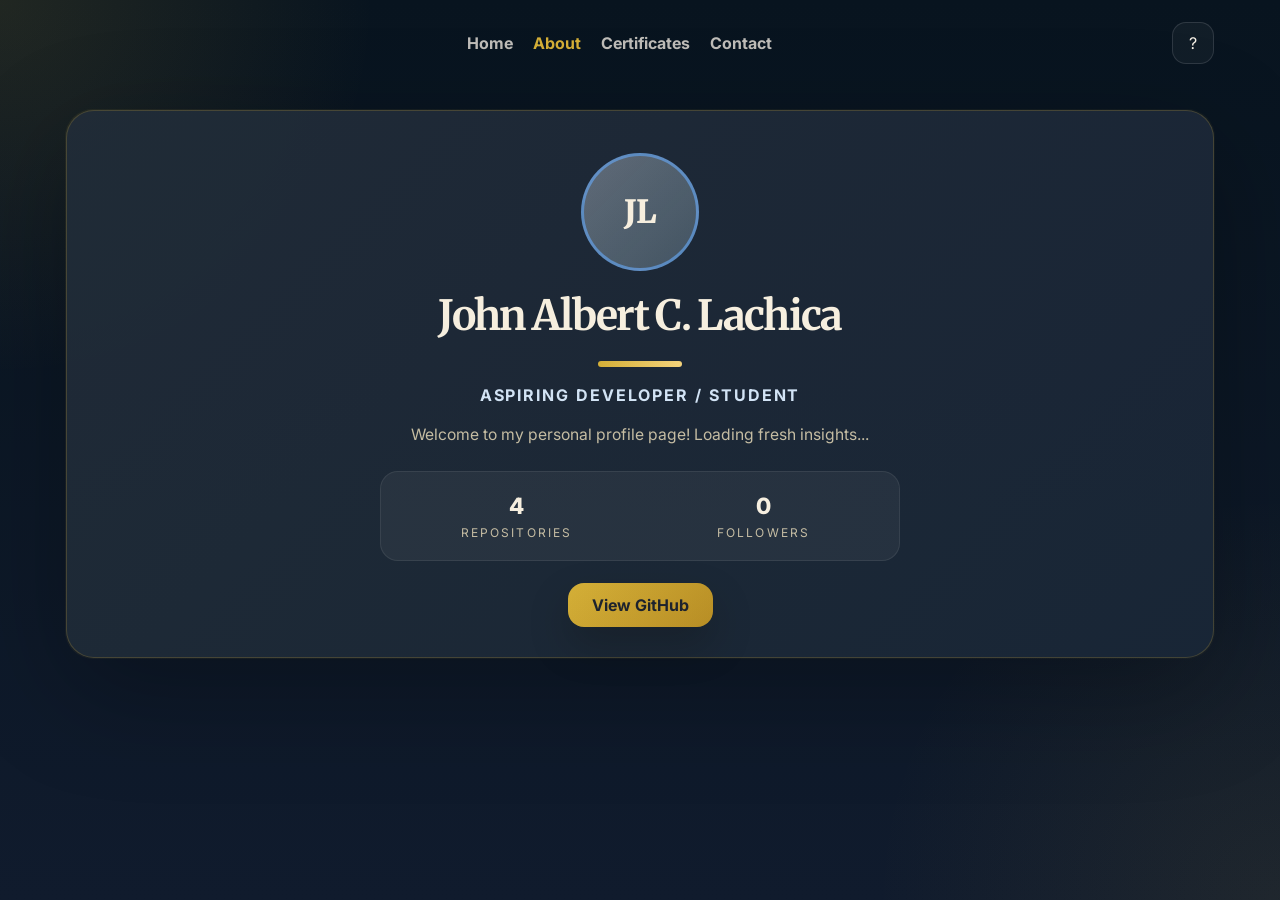
<file: index.html>
﻿<!DOCTYPE html>
<html lang="en">
<head>
    <meta charset="UTF-8">
    <meta name="viewport" content="width=device-width, initial-scale=2.0">
    <title>Personal Profile - John Albert C. Lachica</title>
    <link href="https://fonts.googleapis.com/css2?family=Merriweather:wght@700;900&family=Inter:wght@300;400;600&display=swap" rel="stylesheet">
    <link rel="stylesheet" href="style.css">
</head>
<body>
     <div class="site-shell">
    <header class="topbar">
      <a class="brand" href="index.html"></a>
      <nav class="nav-links">
        <a href="index.html">Home</a>
        <a href="about.html" class="active">About</a>
        <a href="certificates.html">Certificates</a>
        <a href="contact.html">Contact</a>
      </nav>
      <button class="theme-toggle" aria-label="Toggle theme">?</button>
    </header>

    <main class="page-shell">
        <div class="profile-card">
            <div class="avatar-container" id="avatar-target">
                <div class="avatar-fallback">JL</div>
            </div>

            <h1>John Albert C. Lachica</h1>
            <div class="name-underline" aria-hidden="true"></div>
            <div class="title">Aspiring Developer / Student</div>

            <p class="bio" id="bio-target">
                Welcome to my personal profile page! Loading fresh insights...
            </p>

            <div class="stats-grid">
                <div class="stat-item">
                    <span class="stat-val" id="repo-count">-</span>
                    <span class="stat-label">Repositories</span>
                </div>
                <div class="stat-item">
                    <span class="stat-val" id="followers-count">-</span>
                    <span class="stat-label">Followers</span>
                </div>
            </div>

 

            <div class="divider" aria-hidden="true"></div>

            <div class="links">
                <a href="https://github.com/AlbertJohn2004" target="_blank">View GitHub </a>
            </div>
        </div>
    </main>

    <script>
        const GITHUB_USERNAME = 'AlbertJohn2004';

        async function fetchGitHubData() {
            try {
                const response = await fetch(`https://api.github.com/users/${GITHUB_USERNAME}`);
                if (!response.ok) throw new Error('Network error fetching profile data');

                const data = await response.json();

                if(data.avatar_url) {
                    document.getElementById('avatar-target').innerHTML = `
                        <img src="${data.avatar_url}" alt="John Albert" class="avatar">
                    `;
                }

                if(data.bio) {
                    document.getElementById('bio-target').textContent = data.bio;
                } else {
                    document.getElementById('bio-target').textContent = "Welcome to my personal profile page! Check out my work below.";
                }

                document.getElementById('repo-count').textContent = data.public_repos;
                document.getElementById('followers-count').textContent = data.followers;

            } catch (error) {
                console.error('Error binding cloud API data:', error);
                document.getElementById('repo-count').textContent = "4";
                document.getElementById('followers-count').textContent = "0";
            }
        }

        document.addEventListener('DOMContentLoaded', fetchGitHubData);
    </script>
</body>
</html>
</file>
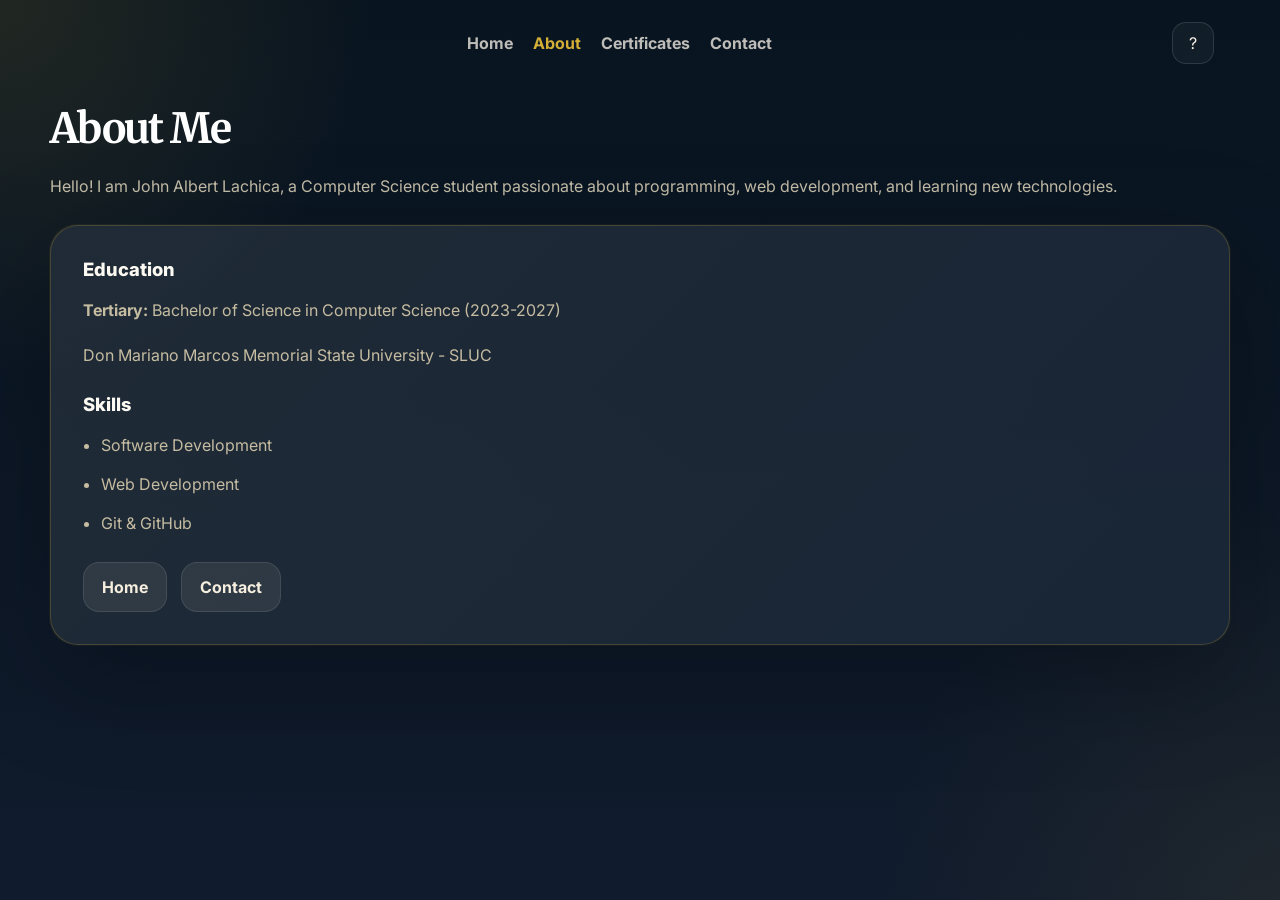
<file: about.html>
<!DOCTYPE html>
<html lang="en">
<head>
  <meta charset="UTF-8">
  <meta name="viewport" content="width=device-width, initial-scale=1.0">
  <title>About | John Albert.</title>
  <link href="https://fonts.googleapis.com/css2?family=Merriweather:wght@700;900&family=Inter:wght@300;400;600&display=swap" rel="stylesheet">
  <link rel="stylesheet" href="style.css">
</head>
<body>
  <div class="site-shell">
    <header class="topbar">
      <a class="brand" href="index.html"></a>
      <nav class="nav-links">
        <a href="index.html">Home</a>
        <a href="about.html" class="active">About</a>
        <a href="certificates.html">Certificates</a>
        <a href="contact.html">Contact</a>
      </nav>
      <button class="theme-toggle" aria-label="Toggle theme">?</button>
    </header>

    <main class="page-layout">
      <header class="page-header">
        <h1>About Me</h1>
        <p>Hello! I am John Albert Lachica, a Computer Science student passionate about programming, web development, and learning new technologies.</p>
      </header>

      <div class="section-card">
        <div class="section-block">
          <h2 class="section-title">Education</h2>
          <p><strong>Tertiary:</strong> Bachelor of Science in Computer Science (2023-2027)</p>
          <p>Don Mariano Marcos Memorial State University - SLUC</p>
        </div>

        <div class="section-block">
          <h2 class="section-title">Skills</h2>
          <ul class="info-list">
            <li>Software Development</li>
            <li>Web Development</li>
            <li>Git & GitHub</li>
          </ul>
        </div>

        <div class="page-links">
          <a class="secondary-button" href="index.html">Home</a>
          <a class="secondary-button" href="contact.html">Contact</a>
        </div>
      </div>
    </main>
  </div>
</body>
</html>
</file>
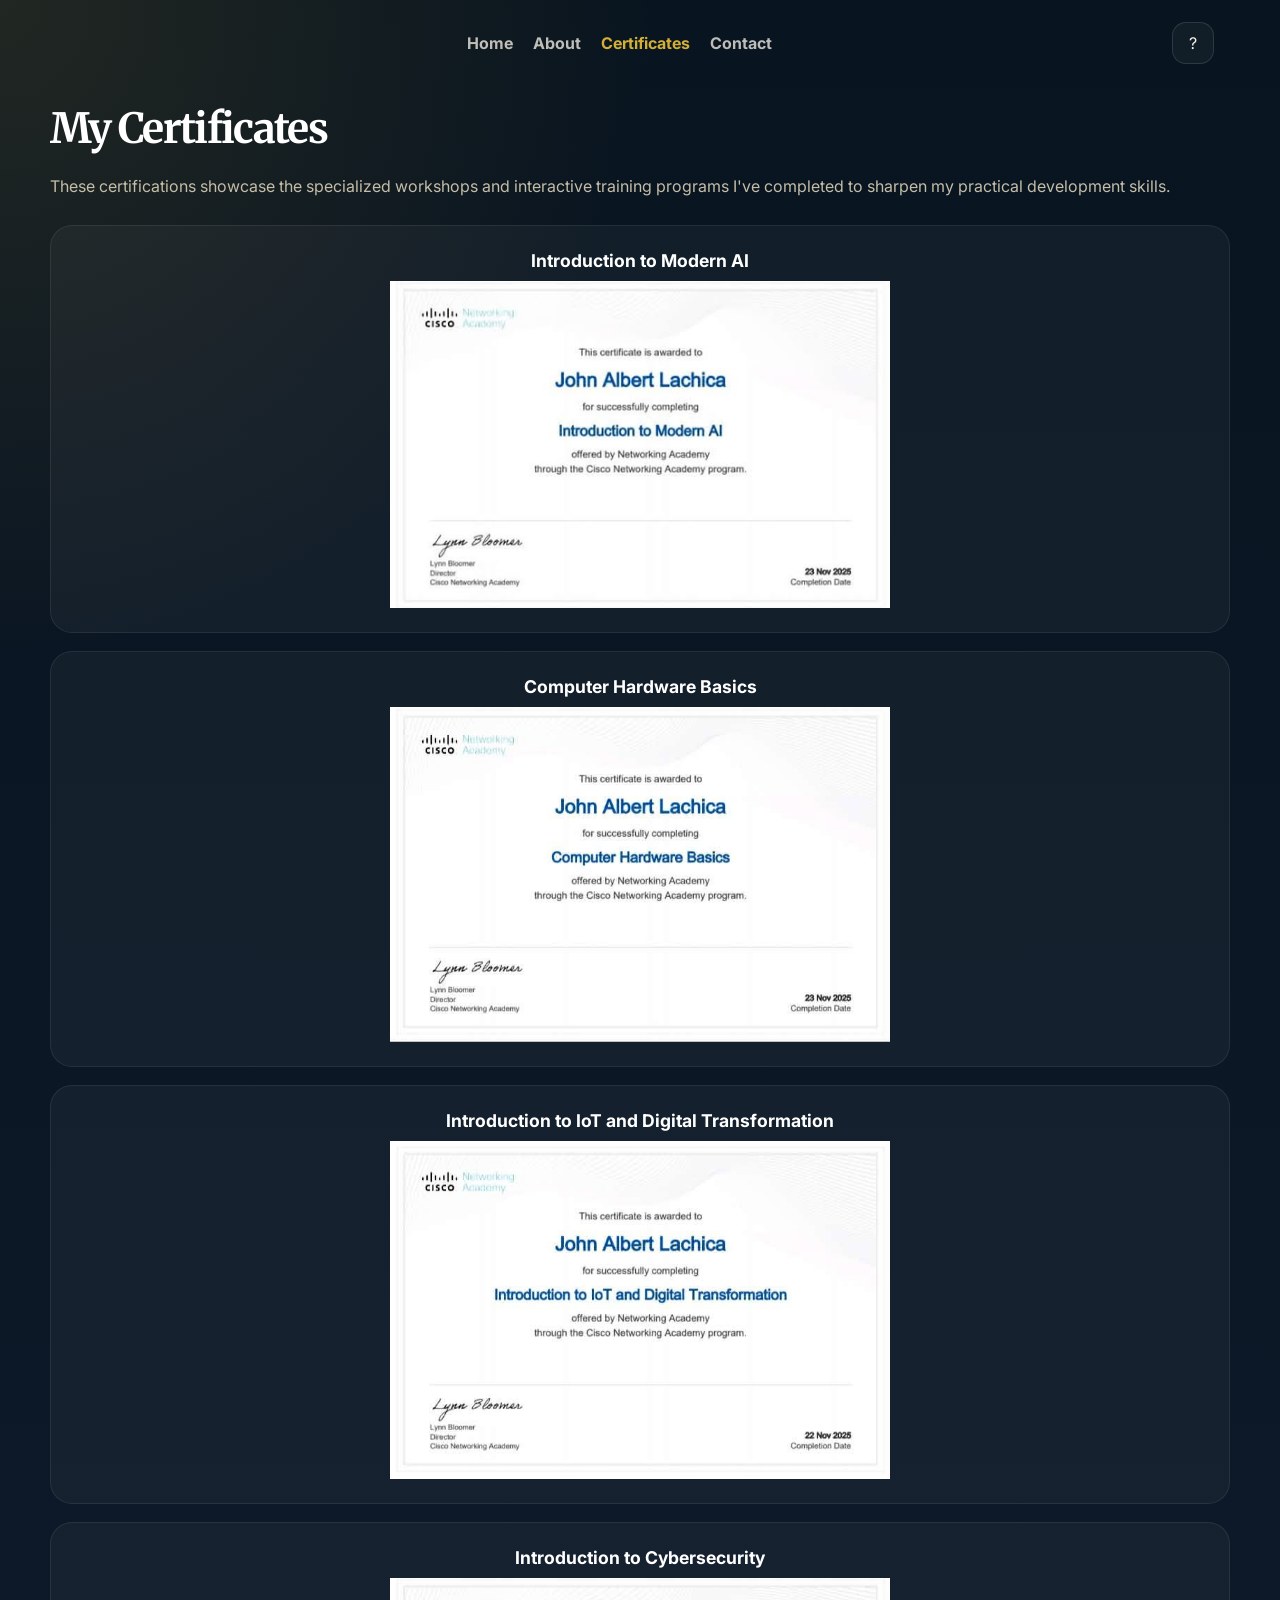
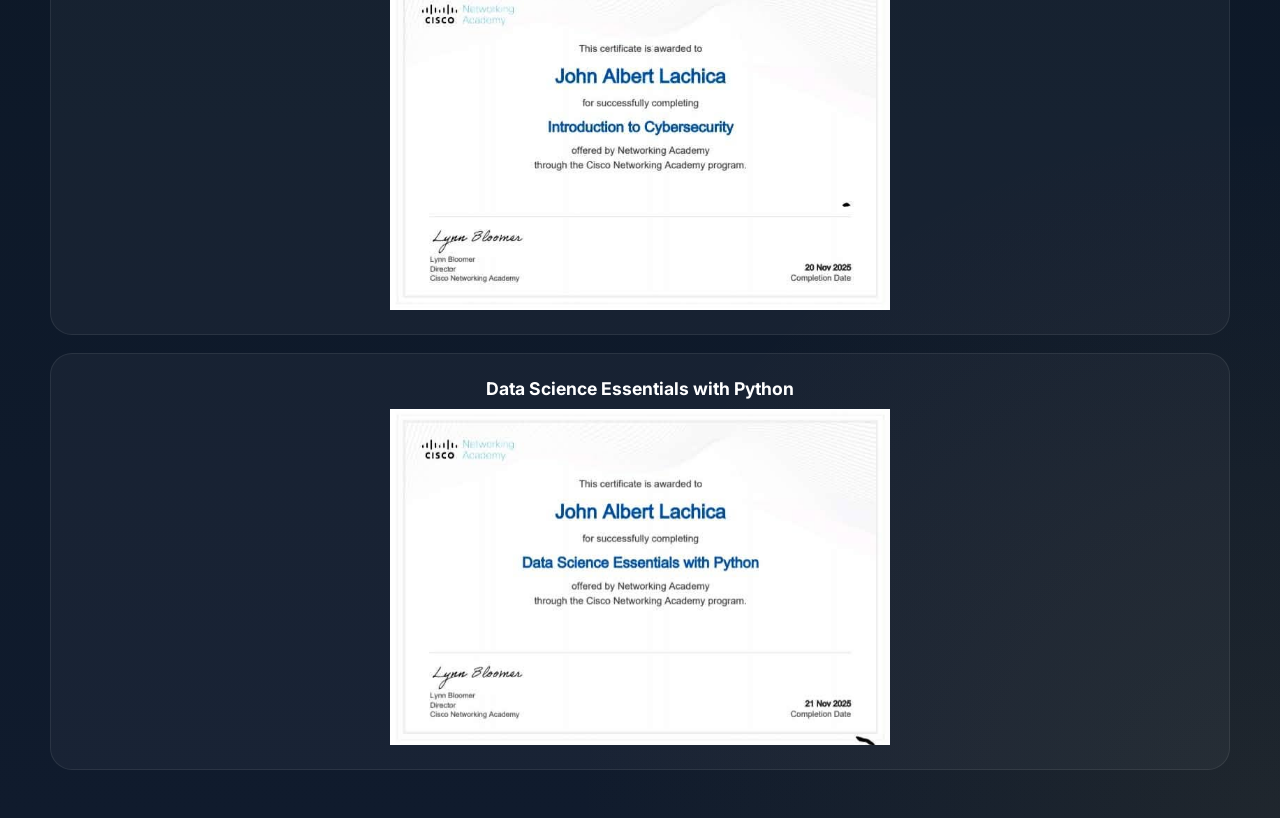
<file: certificates.html>
<!DOCTYPE html>
<html lang="en">
<head>
  <meta charset="UTF-8">
  <meta name="viewport" content="width=device-width, initial-scale=1.0">
  <title>Certificates | John Albert.</title>
  <link href="https://fonts.googleapis.com/css2?family=Merriweather:wght@700;900&family=Inter:wght@300;400;600&display=swap" rel="stylesheet">
  <link rel="stylesheet" href="style.css">
</head>
<body>
  <div class="site-shell">
    <header class="topbar">
      <a class="brand" href="index.html"></a>
      <nav class="nav-links">
        <a href="index.html">Home</a>
        <a href="about.html">About</a>
        <a href="certificates.html" class="active">Certificates</a>
        <a href="contact.html">Contact</a>
      </nav>
      <button class="theme-toggle" aria-label="Toggle theme">?</button>
    </header>

    <main class="page-layout">
      <header class="page-header">
        <h1>My Certificates</h1>
        <p>These certifications showcase the specialized workshops and interactive training programs I've completed to sharpen my practical development skills.</p>
      </header>

      <section class="certificates-grid">
        <article class="certificate-card">
          <h2 align="center">Introduction to Modern AI</h2>
          <img src="images/111.jpg" alt="Introduction to Modern AI" style="max-width: 500px; width: 100%; height: auto; display: block; margin: 0 auto;">
        </article>
        <article class="certificate-card">
          <h2 align="center">Computer Hardware Basics</h2>
           <img src="images/222.jpg" alt="Introduction to Modern AI" style="max-width: 500px; width: 100%; height: auto; display: block; margin: 0 auto;">
        </article>
        <article class="certificate-card">
          <h2 align="center">Introduction to IoT and Digital Transformation</h2>
           <img src="images/333.jpg" alt="Introduction to Modern AI" style="max-width: 500px; width: 100%; height: auto; display: block; margin: 0 auto;">
        </article>
        <article class="certificate-card">
           <h2 align="center">Introduction to Cybersecurity</h2>
           <img src="images/444.jpg" alt="Introduction to Modern AI" style="max-width: 500px; width: 100%; height: auto; display: block; margin: 0 auto;">
        </article>
        <article class="certificate-card">
           <h2 align="center">Data Science Essentials with Python</h2>
           <img src="images/555.jpg" alt="Introduction to Modern AI" style="max-width: 500px; width: 100%; height: auto; display: block; margin: 0 auto;">
        </article>
      </section>

     
    </main>
  </div>
</body>
</html>
</file>
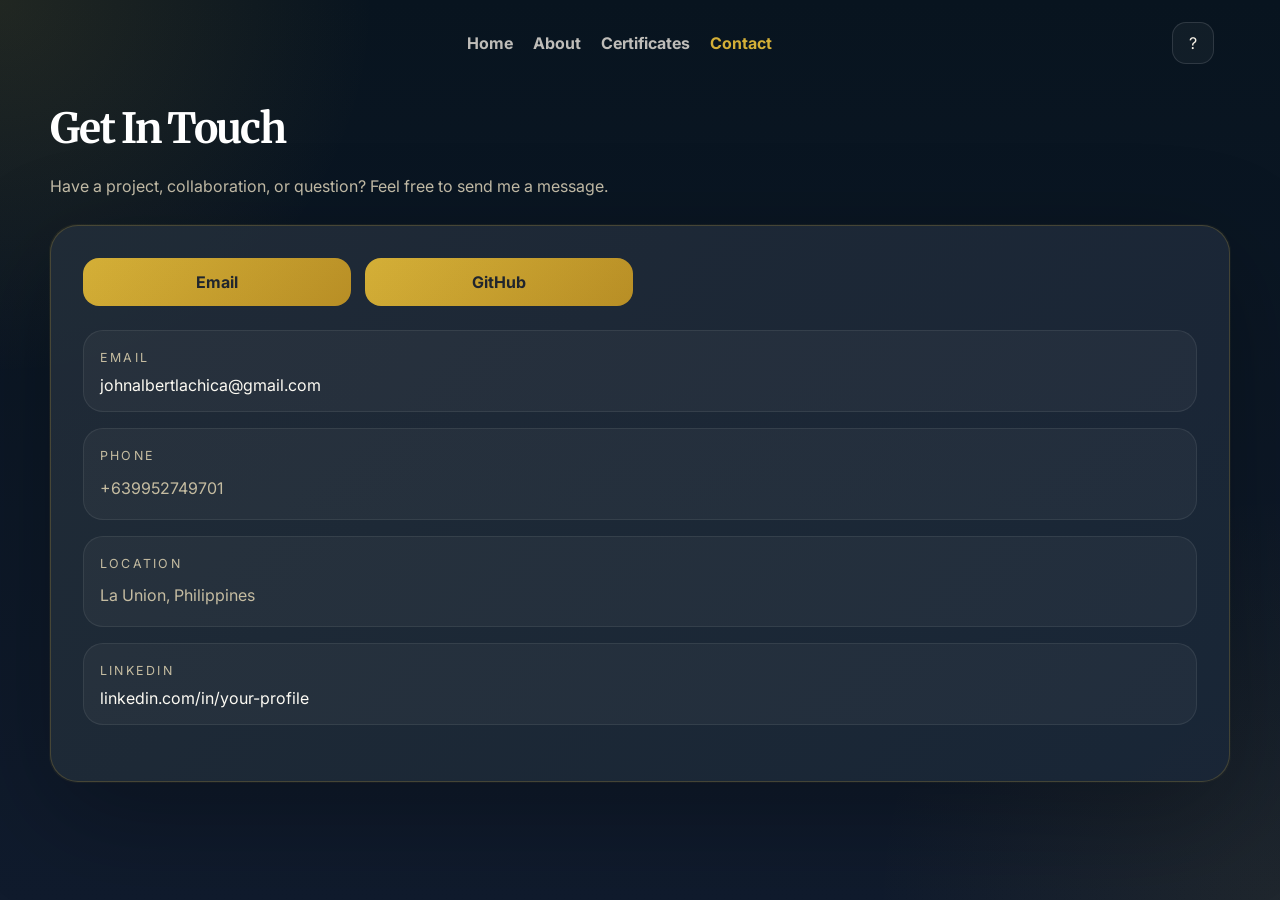
<file: contact.html>
<!DOCTYPE html>
<html lang="en">
<head>
  <meta charset="UTF-8">
  <meta name="viewport" content="width=device-width, initial-scale=1.0">
  <title>Contact | John Albert .</title>
  <link href="https://fonts.googleapis.com/css2?family=Merriweather:wght@700;900&family=Inter:wght@300;400;600&display=swap" rel="stylesheet">
  <link rel="stylesheet" href="style.css">
</head>
<body>
  <div class="site-shell">
    <header class="topbar">
      <a class="brand" href="index.html"></a>
      <nav class="nav-links">
        <a href="index.html">Home</a>
        <a href="about.html">About</a>
        <a href="certificates.html">Certificates</a>
        <a href="contact.html" class="active">Contact</a>
      </nav>
      <button class="theme-toggle" aria-label="Toggle theme">?</button>
    </header>

    <main class="page-layout">
      <header class="page-header">
        <h1>Get In Touch</h1>
        <p>Have a project, collaboration, or question? Feel free to send me a message.</p>
      </header>

      <div class="section-card">
        <div class="top-actions">
          <a class="action-button" href="mailto:johnalbertlachica@gmail.com">Email</a>
          <a class="action-button" href="https://github.com/AlbertJohn2004" target="_blank">GitHub</a>
        </div>

        <div class="contact-list">
          <div class="contact-item">
            <span class="contact-label">Email</span>
            <a href="mailto:johnalbertlachica@gmail.com">johnalbertlachica@gmail.com</a>
          </div>
          <div class="contact-item">
            <span class="contact-label">Phone</span>
            <span>+639952749701</span>
          </div>
          <div class="contact-item">
            <span class="contact-label">Location</span>
            <span>La Union, Philippines</span>
          </div>
          <div class="contact-item">
            <span class="contact-label">LinkedIn</span>
            <a href="https://linkedin.com/in/your-profile" target="_blank">linkedin.com/in/your-profile</a>
          </div>
        </div>

         
 
</code></pre>
        </div>

        
      </div>
    </main>
  </div>
</body>
</html>
</file>
<file: style.css>
﻿:root {
    --bg-start: #08141f;
    --bg-end: #101b2d;
    --surface: rgba(19, 34, 56, 0.96);
    --surface-strong: rgba(14, 23, 38, 0.99);
    --border: rgba(212, 175, 55, 0.22);
    --text-main: #f8f2e8;
    --text-muted: #c4bda8;
    --accent-start: #d4af37;
    --accent-end: #f6d57f;
    --button: #d4af37;
    --button-strong: #b68c24;
    --shadow: 0 32px 110px rgba(0, 0, 0, 0.28);
}

* {
    box-sizing: border-box;
}

html {
    scroll-behavior: smooth;
}

body {
    margin: 0;
    min-height: 100vh;
    font-family: 'Inter', -apple-system, BlinkMacSystemFont, 'Segoe UI', Roboto, sans-serif;
    color: var(--text-main);
    background: radial-gradient(circle at top left, rgba(212, 175, 55, 0.12), transparent 24%),
                radial-gradient(circle at bottom right, rgba(212, 175, 55, 0.08), transparent 26%),
                linear-gradient(180deg, var(--bg-start) 0%, var(--bg-end) 100%);
}

img {
    display: block;
    max-width: 100%;
}

a {
    color: inherit;
    text-decoration: none;
}

button {
    font: inherit;
}

.topbar,
.page-shell,
.site-shell {
    width: min(1180px, calc(100% - 32px));
    margin: 0 auto;
}

.topbar {
    display: flex;
    justify-content: space-between;
    align-items: center;
    gap: 18px;
    padding: 22px 0;
}

.brand {
    font-size: 1.5rem;
    font-weight: 900;
    color: var(--accent-start);
}

.nav-links {
    display: flex;
    flex-wrap: wrap;
    gap: 20px;
}

.nav-links a {
    color: rgba(248, 242, 232, 0.76);
    font-weight: 700;
    transition: color 0.2s ease;
}

.nav-links a:hover,
.nav-links a.active {
    color: var(--accent-start);
}

.theme-toggle {
    width: 42px;
    height: 42px;
    border: 1px solid rgba(255, 255, 255, 0.12);
    border-radius: 14px;
    color: var(--text-main);
    background: rgba(255, 255, 255, 0.04);
    cursor: pointer;
}

.page-shell,
.page-layout {
    margin-top: 16px;
    padding-bottom: 48px;
}

.profile-card,
.section-card {
    position: relative;
    background: var(--surface);
    border: 1px solid var(--border);
    border-radius: 28px;
    box-shadow: var(--shadow);
}

.profile-card {
    margin-top: 24px;
    padding: 42px 36px 30px;
    text-align: center;
}

.profile-card::before,
.section-card::before {
    content: '';
    position: absolute;
    inset: -2px;
    background: linear-gradient(135deg, rgba(212, 175, 55, 0.22), rgba(212, 175, 55, 0.1));
    border-radius: inherit;
    pointer-events: none;
    opacity: 0.32;
}

.avatar-container {
    width: 118px;
    height: 118px;
    margin: 0 auto 18px;
}

.avatar,
.avatar-fallback {
    width: 100%;
    height: 100%;
    border-radius: 50%;
    object-fit: cover;
    border: 3px solid rgba(96, 165, 250, 0.65);
    background: linear-gradient(135deg, rgba(219, 234, 254, 0.35), rgba(190, 232, 253, 0.24));
}

.avatar-fallback {
    display: grid;
    place-items: center;
    font-family: 'Merriweather', serif;
    font-weight: 900;
    font-size: 2rem;
    color: var(--text-main);
}

h1,
h2,
.page-header p,
.bio,
.section-title,
.contact-label,
section p,
.info-list li {
    margin: 0;
}

h1 {
    font-family: 'Merriweather', serif;
    font-size: clamp(2rem, 4vw, 2.6rem);
    letter-spacing: -0.04em;
}

.page-header p,
.bio,
.section-card p,
.contact-item span,
.info-list li {
    color: var(--text-muted);
    line-height: 1.8;
}

.title {
    margin: 12px 0 16px;
    color: #d2e6ff;
    font-weight: 700;
    letter-spacing: 0.12em;
    text-transform: uppercase;
}

.name-underline {
    width: 84px;
    height: 6px;
    margin: 20px auto 18px;
    border-radius: 999px;
    background: linear-gradient(90deg, var(--accent-start), var(--accent-end));
}

.bio {
    margin: 0 auto 22px;
    max-width: 520px;
    font-size: 0.98rem;
}

.stats-grid {
    display: grid;
    grid-template-columns: repeat(2, minmax(0, 1fr));
    gap: 16px;
    padding: 20px;
    margin: 0 auto 22px;
    max-width: 520px;
    border-radius: 18px;
    background: rgba(255, 255, 255, 0.05);
    border: 1px solid rgba(255, 255, 255, 0.08);
}

.stat-item {
    display: flex;
    flex-direction: column;
    align-items: center;
    gap: 6px;
}

.stat-val {
    font-size: 1.4rem;
    font-weight: 800;
}

.stat-label {
    color: var(--text-muted);
    font-size: 0.75rem;
    letter-spacing: 0.18em;
    text-transform: uppercase;
}

.skills {
    display: flex;
    flex-wrap: wrap;
    justify-content: center;
    gap: 10px;
    margin-bottom: 24px;
}

 

.links {
    display: flex;
    justify-content: center;
}

.links a {
    display: inline-flex;
    align-items: center;
    justify-content: center;
    padding: 12px 24px;
    border-radius: 16px;
    color: #141c2d;
    background: linear-gradient(135deg, var(--button), var(--button-strong));
    font-weight: 700;
    box-shadow: 0 18px 40px rgba(0, 0, 0, 0.24);
    transition: transform 0.2s ease;
}

.links a:hover {
    transform: translateY(-2px);
}

.page-header {
    display: grid;
    gap: 18px;
    margin-bottom: 24px;
}

.page-header h1 {
    color: #ffffff;
}

.section-card {
    padding: 32px;
}

.section-block {
    margin-bottom: 24px;
}

.section-title {
    display: block;
    margin-bottom: 12px;
    font-size: 1.15rem;
    font-weight: 800;
    color: #ffffff;
}

.info-list {
    display: grid;
    gap: 10px;
    padding-left: 18px;
    list-style: disc;
}

.top-actions {
    display: grid;
    grid-template-columns: repeat(4, minmax(0, 1fr));
    gap: 14px;
    margin-bottom: 24px;
}

.action-button,
.secondary-button {
    display: inline-flex;
    align-items: center;
    justify-content: center;
    padding: 14px 18px;
    border-radius: 16px;
    font-weight: 700;
    transition: transform 0.2s ease, background-color 0.2s ease;
}

.action-button {
    color: #141c2d;
    background: linear-gradient(135deg, var(--button), var(--button-strong));
}

.action-button:hover,
.secondary-button:hover {
    transform: translateY(-2px);
}

.contact-list {
    display: grid;
    gap: 16px;
    margin-bottom: 24px;
}

.contact-item {
    display: grid;
    gap: 6px;
    padding: 16px;
    border-radius: 20px;
    background: rgba(255, 255, 255, 0.04);
    border: 1px solid rgba(255, 255, 255, 0.08);
}

.contact-label {
    font-size: 0.78rem;
    letter-spacing: 0.18em;
    text-transform: uppercase;
    color: var(--text-muted);
}

.contact-item a {
    color: #ffffff;
    word-break: break-all;
}

.contact-code {
    padding: 20px;
    border-radius: 22px;
    background: rgba(15, 47, 86, 0.86);
    border: 1px solid rgba(96, 165, 250, 0.16);
    margin-bottom: 24px;
}

.code-title {
    margin-bottom: 12px;
    font-weight: 800;
    color: #ffffff;
}

pre {
    margin: 0;
    overflow-x: auto;
    background: rgba(18, 48, 90, 0.86);
    border-radius: 16px;
    padding: 18px;
}

code {
    font-family: ui-monospace, SFMono-Regular, Consolas, 'Liberation Mono', Menlo, monospace;
    color: #cfe8ff;
    font-size: 0.95rem;
}

.certificates-grid {
    display: grid;
    gap: 18px;
}

.certificate-card {
    padding: 24px;
    border-radius: 22px;
    background: rgba(255, 255, 255, 0.04);
    border: 1px solid rgba(255, 255, 255, 0.08);
}

.certificate-card h2 {
    margin-bottom: 10px;
    font-size: 1.1rem;
    color: #ffffff;
}

.certificate-image {
    width: 100%;
    height: auto;
    display: block;
    margin: 16px 0;
    border-radius: 18px;
    border: 1px solid rgba(255, 255, 255, 0.1);
    box-shadow: 0 14px 40px rgba(0, 0, 0, 0.16);
    object-fit: cover;
}

.page-links {
    display: flex;
    flex-wrap: wrap;
    gap: 14px;
}

.secondary-button {
    color: var(--text-main);
    background: rgba(255, 255, 255, 0.08);
    border: 1px solid rgba(255, 255, 255, 0.1);
}

@media (max-width: 840px) {
    .topbar,
    .page-shell,
    .site-shell {
        width: calc(100% - 28px);
    }

    .topbar {
        flex-direction: column;
        align-items: flex-start;
    }

    .page-header,
    .section-card {
        padding: 24px;
    }

    .top-actions {
        grid-template-columns: repeat(2, minmax(0, 1fr));
    }
}

@media (max-width: 600px) {
    .page-shell {
        padding-bottom: 32px;
    }

    .profile-card,
    .section-card {
        border-radius: 24px;
    }

    .avatar-container {
        width: 104px;
        height: 104px;
    }

    .stats-grid {
        grid-template-columns: 1fr;
    }

    .top-actions {
        grid-template-columns: 1fr;
    }
}
</file>
